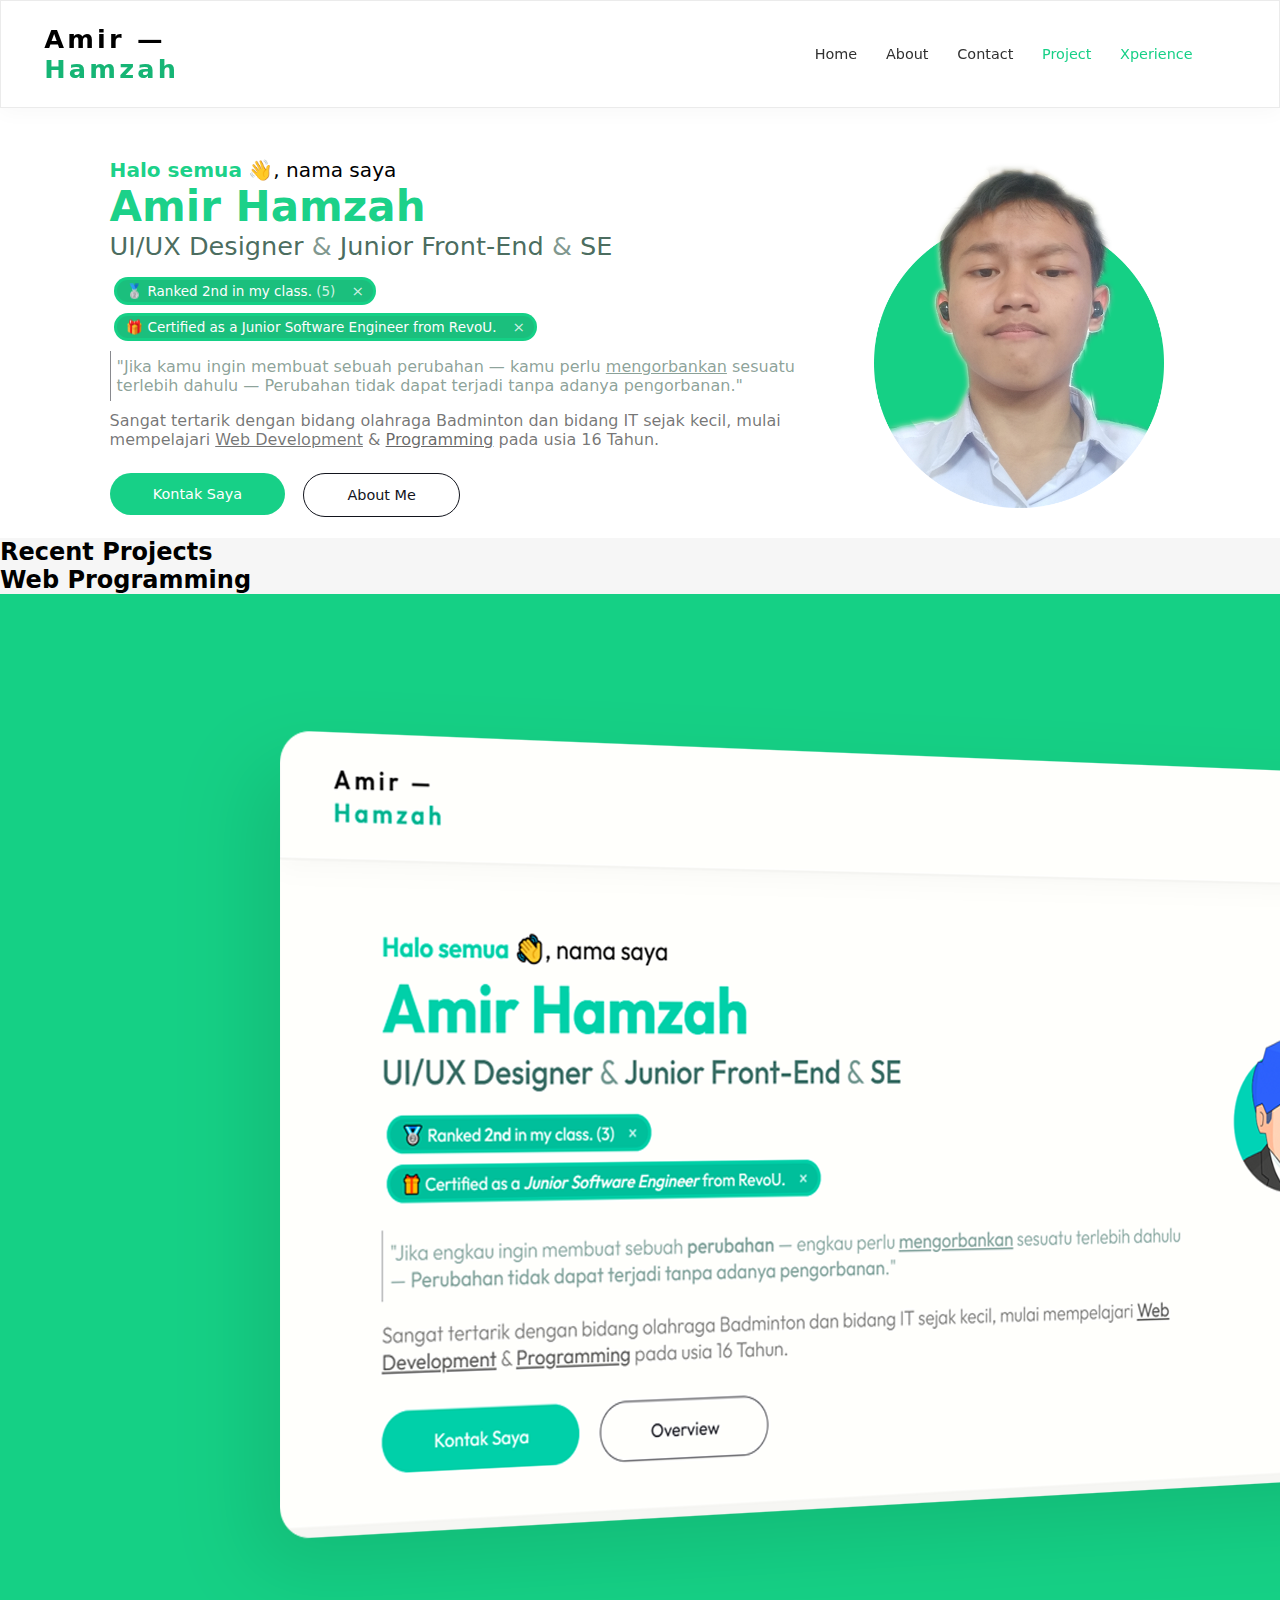
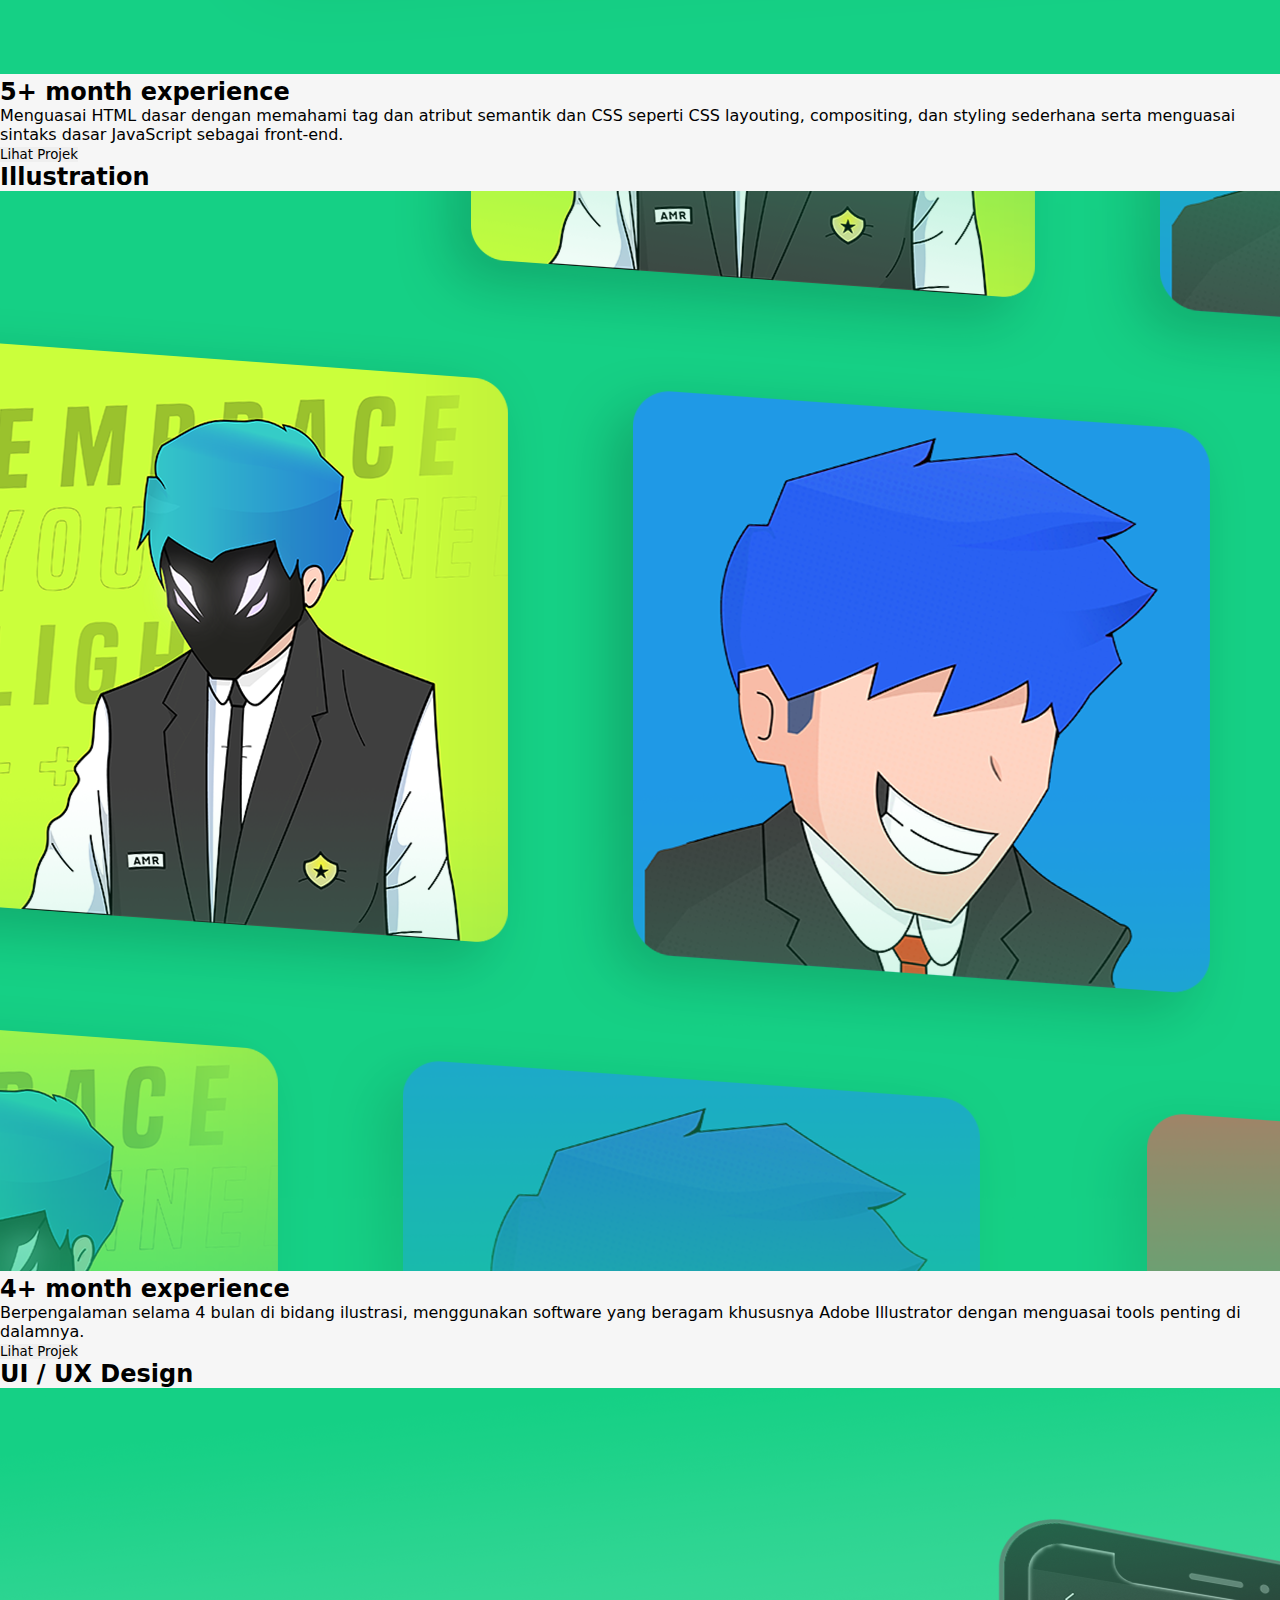
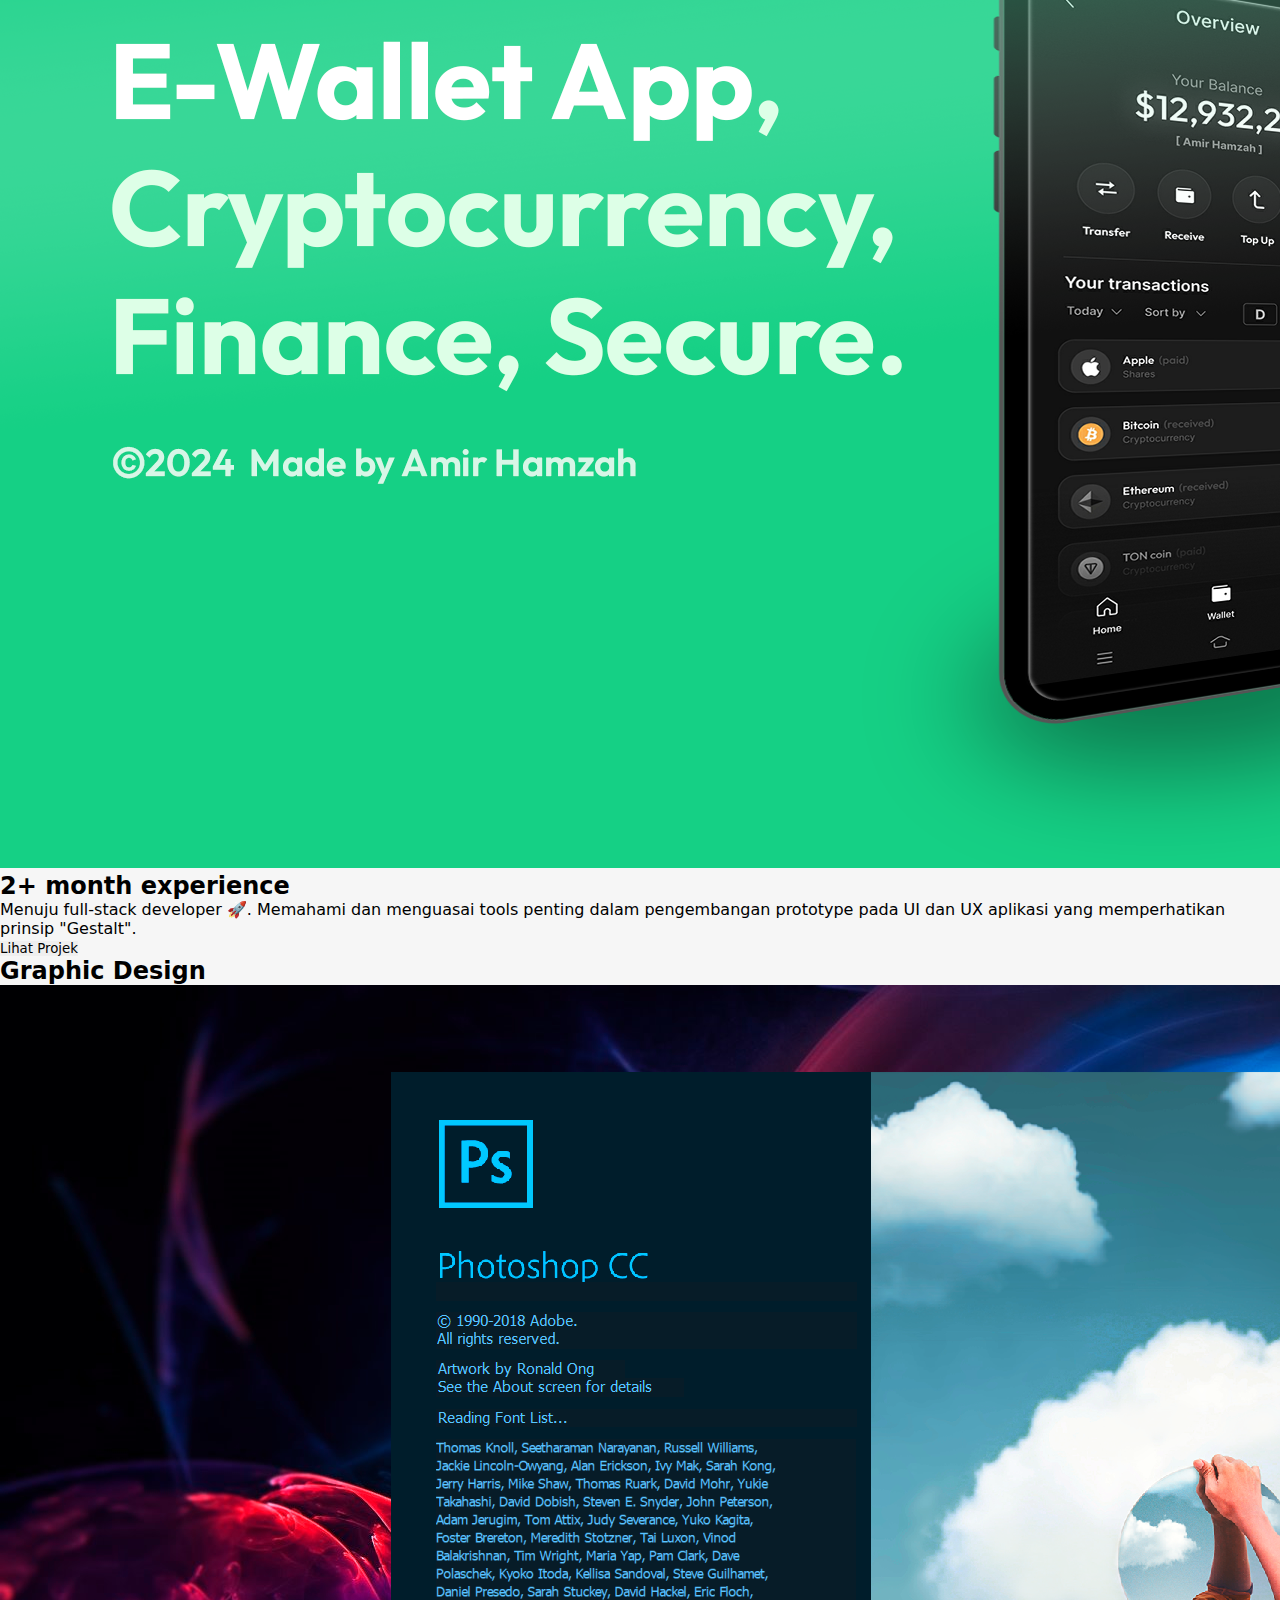
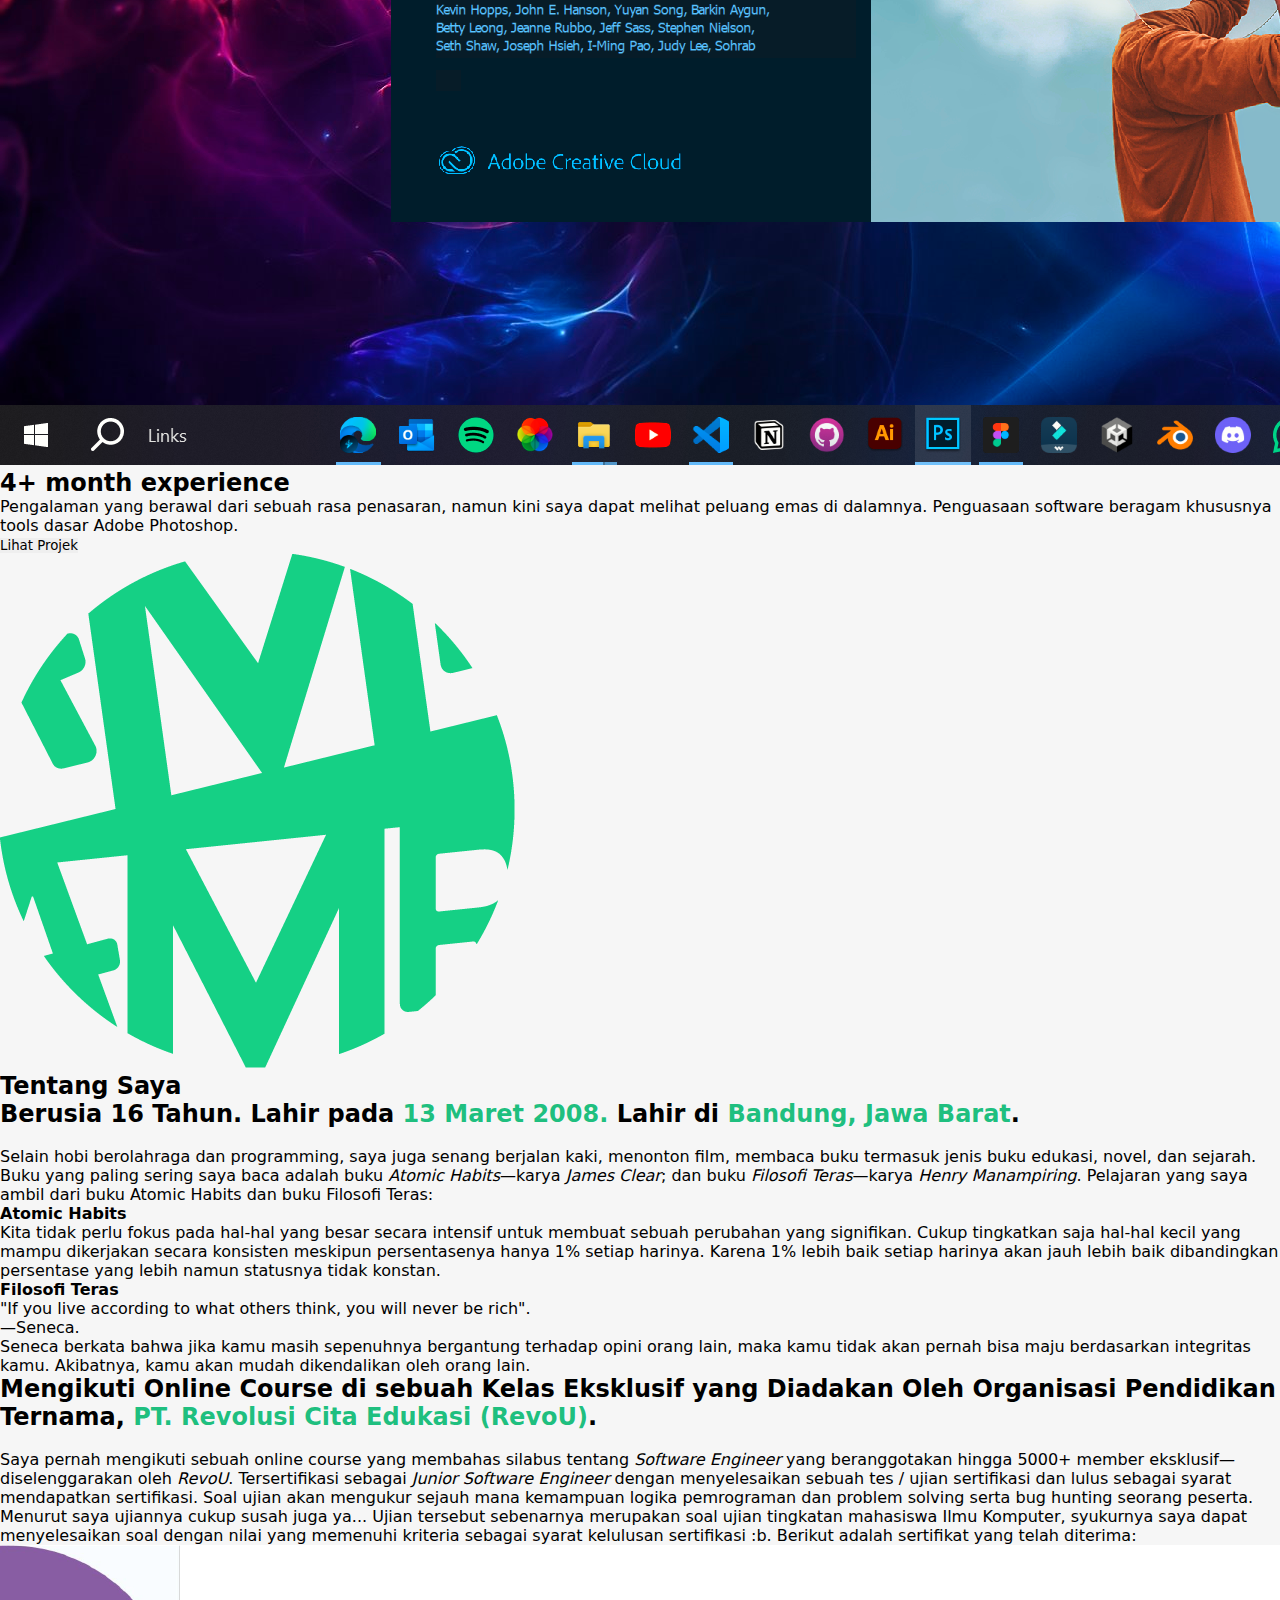
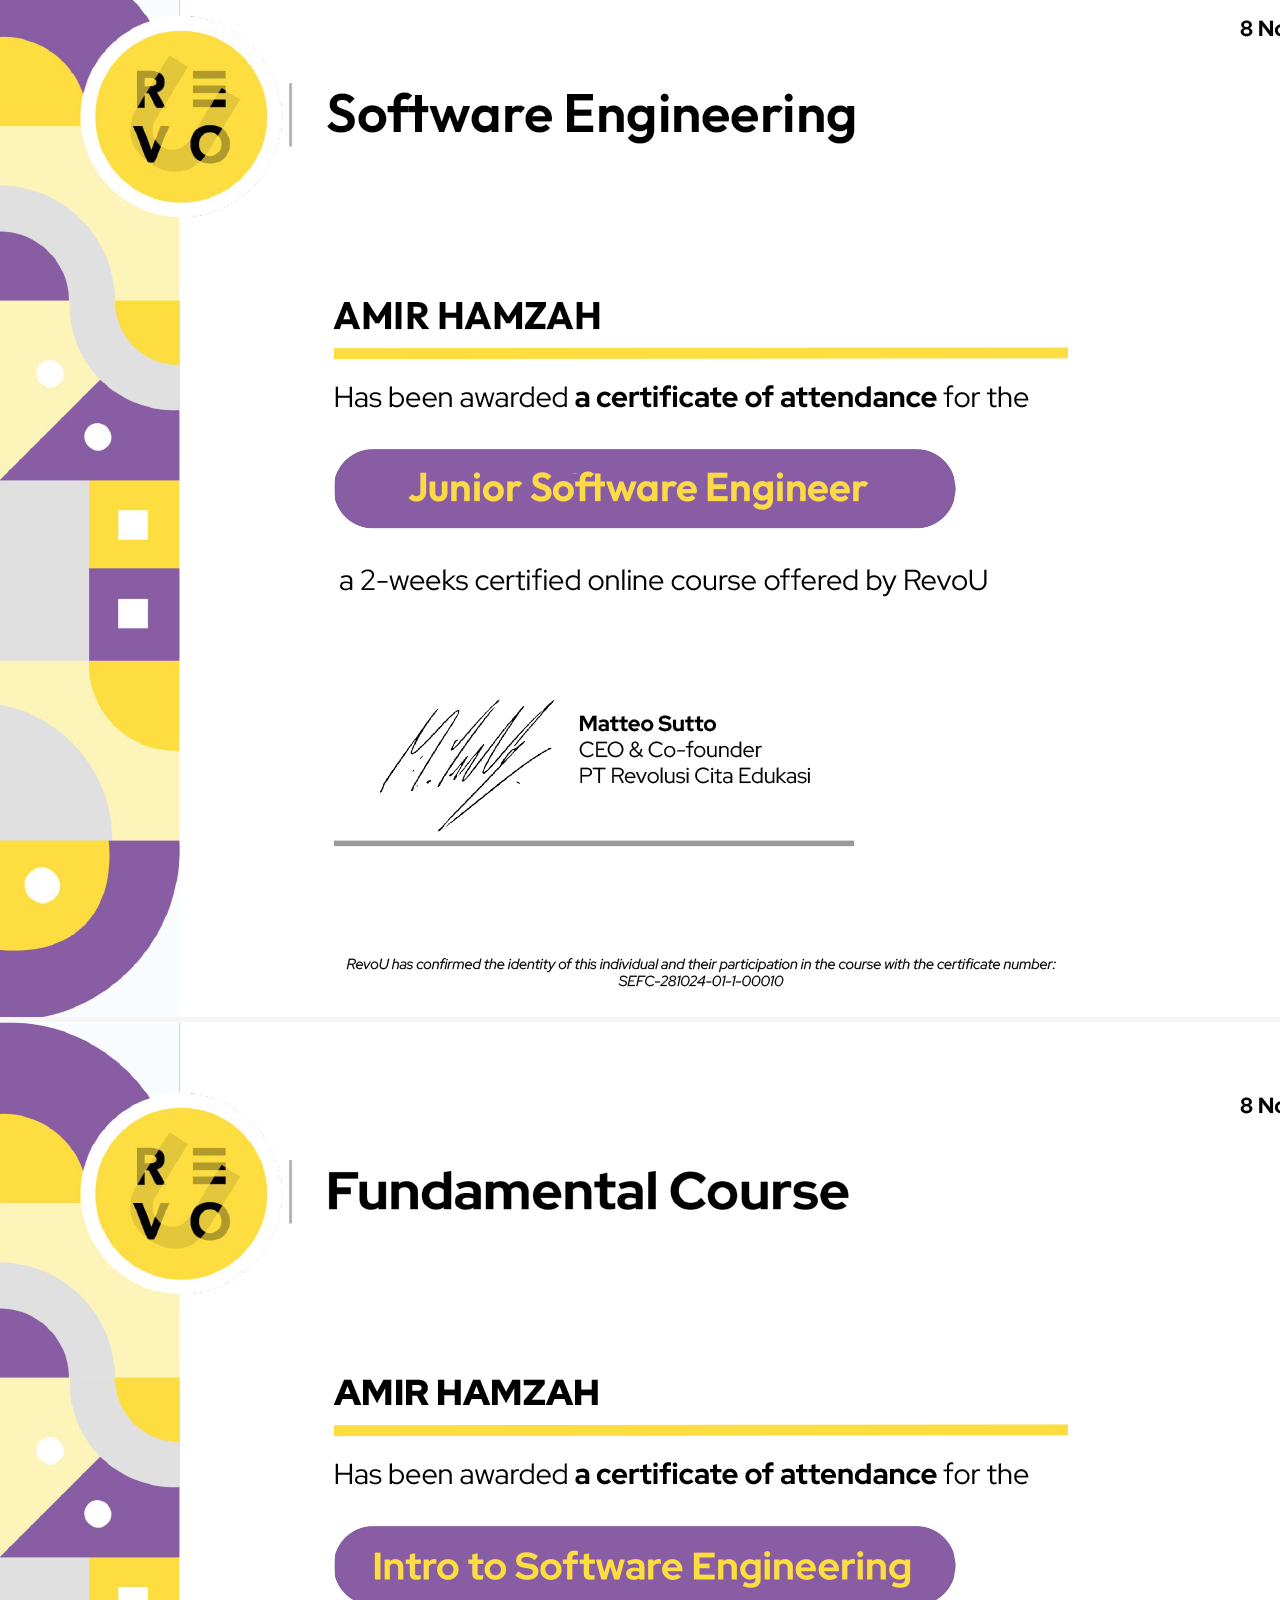
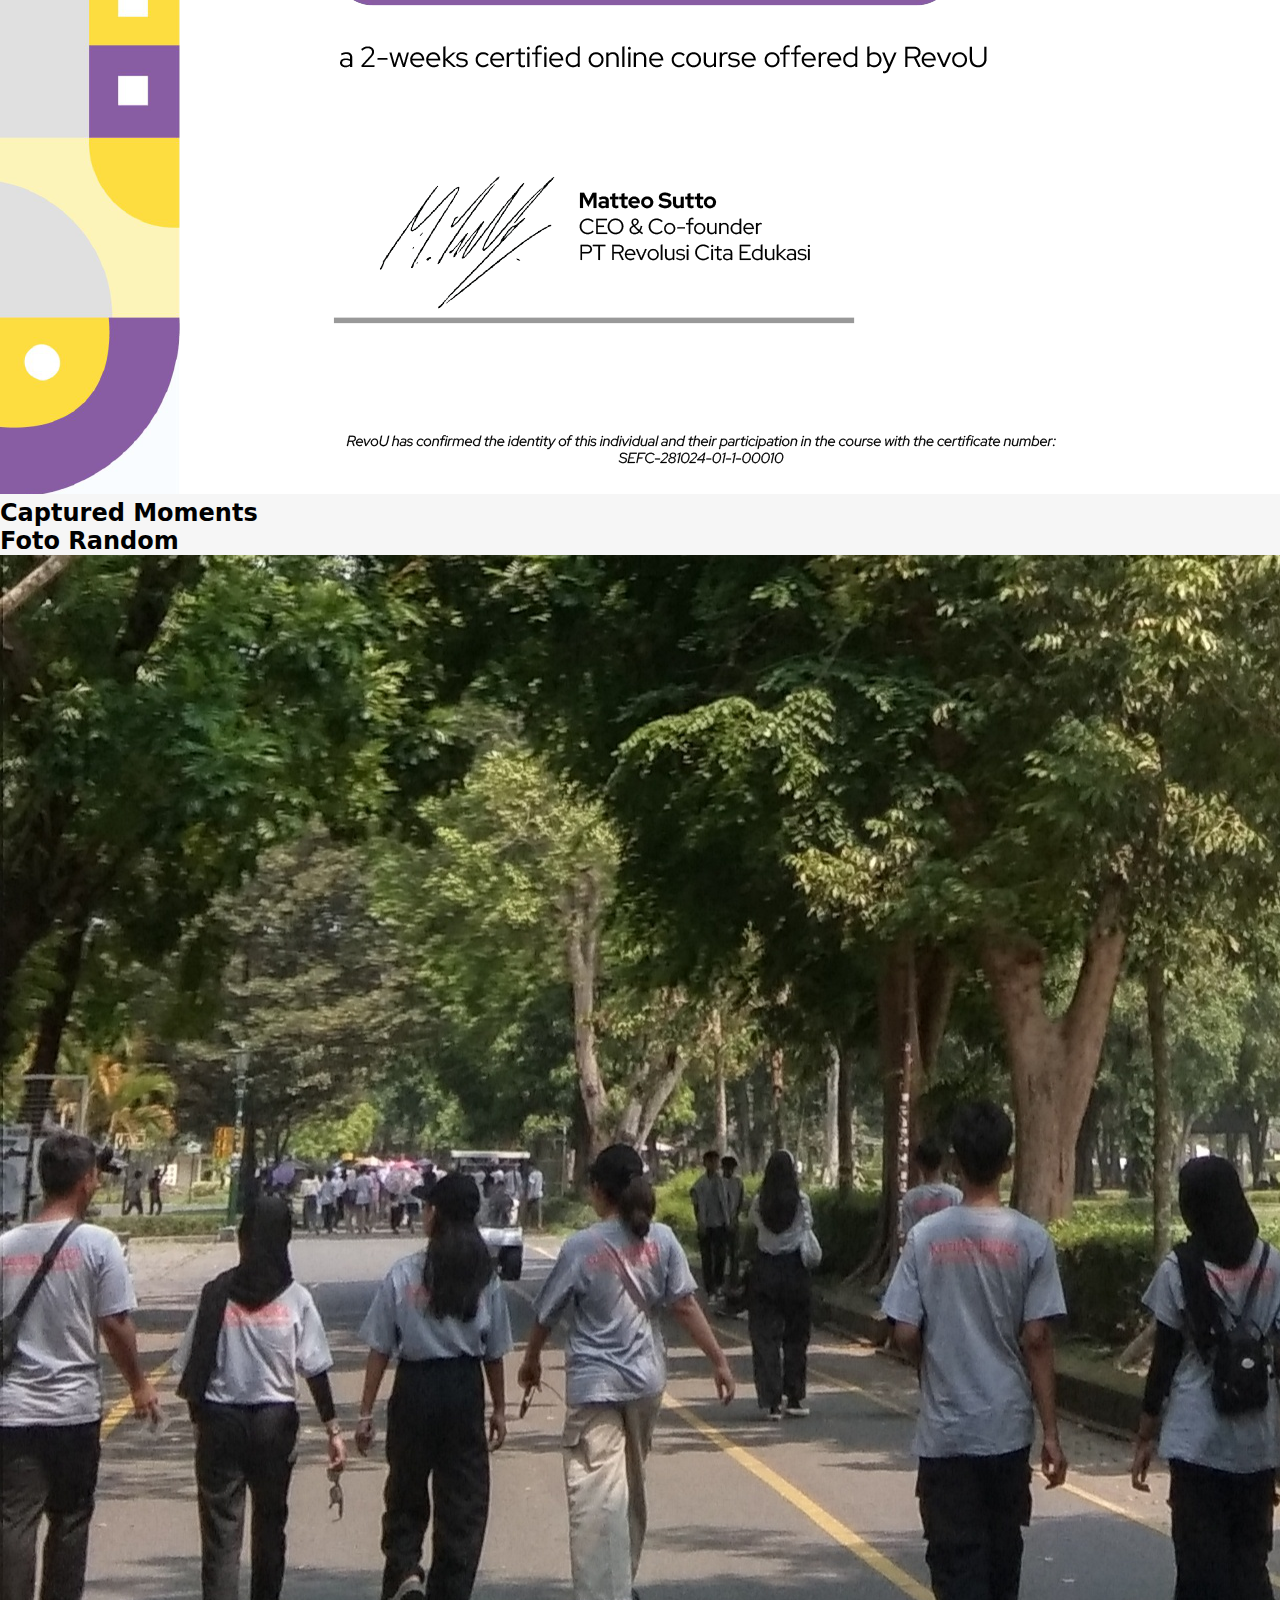
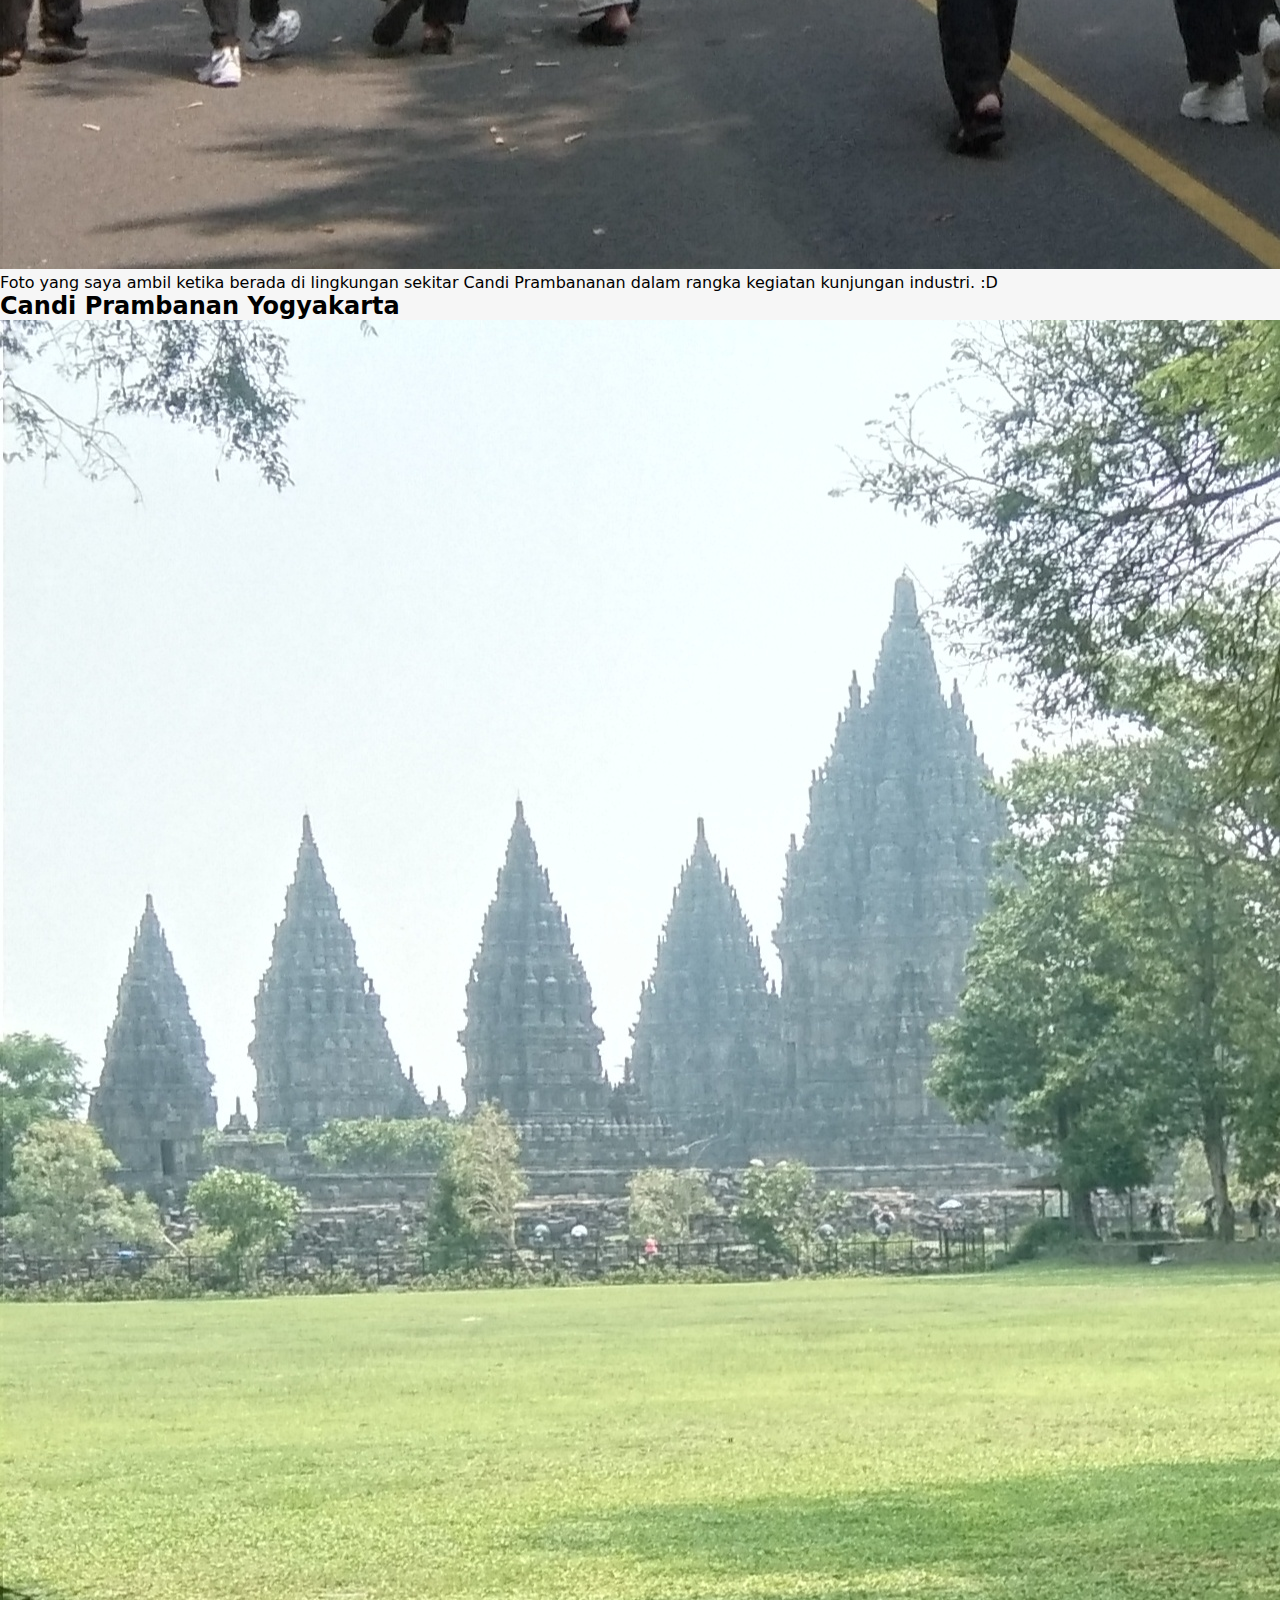
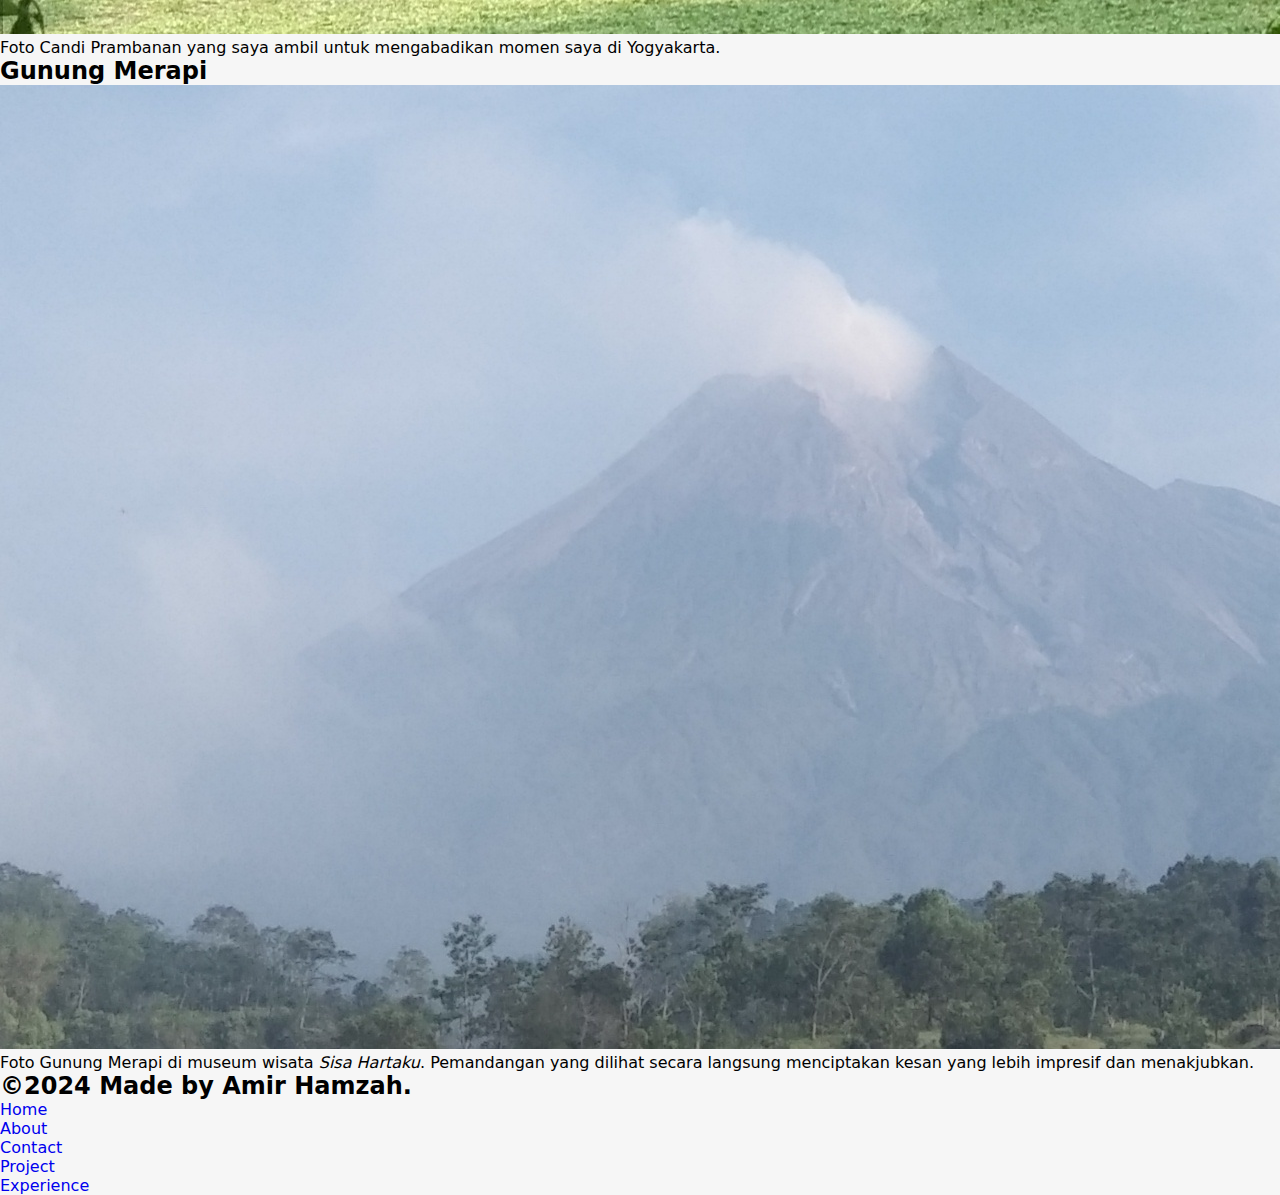
<file: index.html>
<!DOCTYPE html>
<html lang="en">
<head>
    <meta charset="UTF-8">
    <meta name="viewport" content="width=device-width, initial-scale=1.0">
    <title>Amir Hamzah</title>
    <link rel="stylesheet" href="CSS\style.css"/>
    <link rel="preconnect" href="https://fonts.googleapis.com">
<link rel="preconnect" href="https://fonts.gstatic.com" crossorigin>
<link rel="icon" type="image/png" href="assets\logo\Layer 2AMR logo.png"/>

<link href="https://fonts.googleapis.com/css2?family=Libre+Baskerville:ital,wght@0,400;0,700;1,400&family=Outfit:wght@100..900&display=swap" rel="stylesheet">
</head>
<body>

   <div class="navbar-container">

        <nav class="navbar">
            <ul>
                <div class="logo-kiri">
                <!-- <img class="my-svg" width="32px" height="32px" src="assets\Asset 1Favicon.png" /> -->
                <a class="logo-nav-kiri" href="#home"><h1 color="#fff">Amir &mdash; <span class="span-logo">Hamzah</span></h1></a>
                <div class="elemen-center">
                  <div class="icon-container">
                    <!-- <svg class="search-icon" xmlns="http://www.w3.org/2000/svg" width="20px" height="20px" viewBox="0 0 24 24" fill="none" stroke="currentColor" stroke-width="2" stroke-linecap="round" stroke-linejoin="round" class="feather feather-search"><circle cx="11" cy="11" r="8"></circle><line x1="21" y1="21" x2="16.65" y2="16.65"></line></svg>
                    <svg class="user-icon" xmlns="http://www.w3.org/2000/svg" width="22px" height="22px" viewBox="0 0 24 24" fill="none" stroke="currentColor" stroke-width="2" stroke-linecap="round" stroke-linejoin="round" class="feather feather-user"><path d="M20 21v-2a4 4 0 0 0-4-4H8a4 4 0 0 0-4 4v2"></path><circle cx="12" cy="7" r="4"></circle></svg> -->
                  </div>
                  <!-- <input class="search" type="search" placeholder="Search here..."/> -->
                </div>
              </div>
              <li><a class="menu" href="#home">Home</a></li>
              <li><a class="menu" href="#about">About</a></li>
              <li><a class="menu" href="#contact">Contact</a></li>
              <li><a class="menu" href="#project"><span style="color: var(--primary-color);">Project</span></a></li>
              <li><a class="menu" href="#experience"><span style="color: var(--primary-color);">Xperience</span></a></li>

              <div class="logo-kanan-wrapper">
  
                  <div class="logo-kanan">
                      <svg class="hamburger-menu" xmlns="http://www.w3.org/2000/svg" width="24" height="24" viewBox="0 0 24 24" fill="none" stroke="currentColor" stroke-width="2" stroke-linecap="round" stroke-linejoin="round" class="feather feather-menu"><line x1="3" y1="12" x2="21" y2="12"></line><line x1="3" y1="6" x2="21" y2="6"></line><line x1="3" y1="18" x2="21" y2="18"></line></svg>
                    </div>
             </div>

            </div>

              
                    
            </div>
            </ul>
            </nav>
        </div>


<main>
<section class="hero-section" id="home">

    <div class="hero-wrapper">
        <div class="hero-container">
        <div class="heading-container">

            <div class="hero-welcome-container">
                <p class="hero-welcome"><span style="color: var(--primary-color); font-weight: 600;">Halo semua</span> 👋, nama saya</p>
            </div>

            <div class="hero-name-container">
                <h2 class="hero-name">Amir Hamzah</h2>
            </div>

            <div class="hero-detail-container">
                <h2 class="hero-detail">UI/UX Designer <span style="opacity: 70%;">&</span> Junior Front-End <span style="opacity: 70%;">&</span> SE</h2>
            </div>
            
            
            <div class="hero-achievement-container">
                <!-- <div class="recently">
                    <p class="recently-obt">Recently obtained :</p>
                </div> -->
                     <button class="hero-ach1"><p>🥈 Ranked <span class="gelar">2nd</span> in my class. <span style="color: rgb(255, 255, 255, 80%);">(5)</span></p>
                     <button class="hero-ach2"><p>🎁 Certified as a <span class="gelar">Junior Software Engineer</span> from RevoU.</p>
            </div>
            
            <div class="hero-quote-container">
                <p class="hero-quote">"Jika kamu ingin membuat sebuah <span style="font-weight: 500;">perubahan</span> — kamu perlu <span style="text-decoration: underline;">mengorbankan</span> sesuatu terlebih dahulu — <span>Perubahan tidak dapat terjadi tanpa adanya pengorbanan</span>."</p>
            </div>
            

            <div class="hero-desc-container">
                <p class="hero-desc">Sangat tertarik dengan bidang olahraga Badminton dan bidang IT sejak kecil, mulai mempelajari <span style="color: rgba(0, 0, 0, 55%); text-decoration: underline;">Web Development</span> & <span style="color: rgba(0, 0, 0, 60%); text-decoration: underline;">Programming</span> pada usia 16 Tahun.</p>
            </div>


            <div class="hero-button-container">
                <a href="#contact">
                <button class="hero-contact">Kontak Saya</button>
                </a>

                <a href="#about">
                <button class="hero-overview">About Me</button>
                </a>
            </div>
            
        </div>
        
        <div class="img-wrapper">
            <div class="img-container">
                <img width="290px" src="assets\bubble\Bubble Profile.png" alt="Profile">
            </div>

        </div>

        
        
    </div>
</div>
</body>
</html>

</section>
</main>

<section class="skills" id="project">
    <div class="about-section-wrapper">
        <div class="about-section-container">

            <div class="about-content-container">

                <div class="about-heading">
                    <h2 class="skill-saya">Recent Projects</h2>
                </div>

                <div class="card-about-wrapper">
                    <div class="card-about-container">
                        
                        <div class="card1-about">
                            <div class="about-heading-content-container">
                        <div class="heading-about-container">
                            <h2>Web Programming</h2>
                        </div>
                        <div class="img-heading-container">
                            <img src="assets\img\Pict-1.png">
                        </div>
                        <div class="about-description-container">
                            <h2 class="experience">5+ month experience</h2>
                            <p class="about-desc">Menguasai HTML dasar dengan memahami tag dan atribut semantik dan CSS seperti CSS layouting, compositing, dan styling sederhana serta menguasai sintaks dasar JavaScript sebagai front-end.</p>
                        </div>
                        
                        <div class="button-about-container">
                            <a href="https://revou-fundamental-course.github.io/28-oct-24-AmirHamzah133/" target="_blank" style="color: #fff;">
                            <button class="lihat">Lihat Projek</button></a>
                        </div>

                        </div>
                    </div>

                    <div class="card2-about">
                        <div class="about-heading-content-container">
                            <div class="heading-about-container">
                                <h2>Illustration</h2>
                            </div>
                            <div class="img-heading-container">
                                <img src="assets\img\Illustration pict-2.png">
                            </div>
                            <div class="about-description-container">
                                <h2 class="experience">4+ month experience</h2>
                                <p class="about-desc">Berpengalaman selama 4 bulan di bidang ilustrasi, menggunakan software yang beragam khususnya Adobe Illustrator dengan menguasai tools penting di dalamnya.</p>
                        </div>

                        <div class="button-about-container">
                            <button class="lihat">Lihat Projek</button>
                        </div>

                        </div>
                    </div>
                    <div class="card3-about">
                    <div class="about-heading-content-container">
                        <div class="heading-about-container">
                            <h2>UI / UX Design</h2>
                        </div>
                        <div class="img-heading-container">
                            <img src="assets\img\E-wallet UI UX.png" alt="E-wallet App">
                        </div>
                        <div class="about-description-container">
                            <h2 class="experience">2+ month experience</h2>
                            <p class="about-desc">Menuju full-stack developer 🚀. Memahami dan menguasai tools penting dalam pengembangan prototype pada UI dan UX aplikasi yang memperhatikan prinsip "Gestalt".</p>
                        </div>

                        <div class="button-about-container">
                            <button class="lihat">Lihat Projek</button>
                        </div>

                    </div>
                    </div>
                    
                    
                    <div class="card4-about">
                        <div class="about-heading-content-container">
                            <div class="heading-about-container">
                                <h2>Graphic Design</h2>
                            </div>
                            <div class="img-heading-container">
                                <img src="assets\img\Screenshot (306).png">
                            </div>
                            <div class="about-description-container">
                                <h2 class="experience">4+ month experience</h2>
                                <p class="about-desc">Pengalaman yang berawal dari sebuah rasa penasaran, namun kini saya dapat melihat peluang emas di dalamnya. Penguasaan software beragam khususnya tools dasar Adobe Photoshop.</p>
                        </div>

                        <div class="button-about-container">
                            <button class="lihat">Lihat Projek</button>
                        </div>
                    </div>
                    
                </div>
            </div>

        </div>
    </div>
    
</div>

</div>
    </div>
</section>



<section class="profile" id="about">
    
    <div class="profile-wrapper">
        <div class="profile-container">
            
        <div class="profile-heading-container">
            <div class="img-logo-amr-container">
                <img src="assets\logo\Layer 2AMR logo.png" alt="Logo saya">
            </div>
                <h2 class="profile-heading">Tentang Saya</h2>
            </div>
            
            <div class="profile-desc-container">
                <div class="heading-aboutme-container">
                    <div class="article-container">
                        
                    <article>
                        <div class="heading-profile-main">

                            <h2 class="heading-aboutme">Berusia 16 Tahun. Lahir pada <span style="color: var(--primary-color-darken);">13 Maret 2008. </span>Lahir di <span style="color: var(--primary-color-darken);">Bandung, Jawa Barat</span>.</h1><br>
                                
                        </div>
                                    
                    <div class="profile-desc-arc-container">
                        <p class="article-desc">Selain hobi berolahraga dan programming, saya juga senang berjalan kaki, menonton film, membaca buku termasuk jenis buku edukasi, novel, dan sejarah. Buku yang paling sering saya baca adalah buku <i>Atomic Habits</i>&mdash;karya <i>James Clear</i>;  dan buku <i>Filosofi Teras</i>&mdash;karya <i>Henry Manampiring</i>. Pelajaran yang saya ambil dari buku Atomic Habits dan buku Filosofi Teras:</p>
                    </div>
                        
                        <div class="quotes-atomic-habits-wrapper">
                        <div class="quotes-atomic-habits-container">
                            <p class="quotes-atomic-habits">
                                <p class="title-quote"><b>Atomic Habits</b></p>
                                <p>
                                Kita tidak perlu fokus pada hal-hal yang besar secara intensif untuk membuat sebuah perubahan yang signifikan. Cukup tingkatkan saja hal-hal kecil yang mampu dikerjakan secara konsisten meskipun persentasenya hanya 1% setiap harinya. Karena 1% lebih baik setiap harinya akan jauh lebih baik dibandingkan persentase yang lebih namun statusnya tidak konstan.
                            </p>
                        </div>
                        
                    <div class="quotes-atomic-habits-wrapper">
                        <div class="quotes-atomic-habits-container">
                            <p class="quotes-atomic-habits">
                                <p class="title-quote"><b>Filosofi Teras</b></p>
                                <p>
                                "If you live according to what others think, you will never be rich". <br>&mdash;Seneca.<br>
                                <p>Seneca berkata bahwa jika kamu masih sepenuhnya bergantung terhadap opini orang lain, maka kamu tidak akan pernah bisa maju berdasarkan integritas kamu. Akibatnya, kamu akan mudah dikendalikan oleh orang lain.</p>
                            </p>
                        </div>

                            
                    </div>


                    <div class="heading-profile-main2">

                            <h2 class="heading-aboutme">Mengikuti Online Course di sebuah Kelas Eksklusif yang Diadakan Oleh Organisasi Pendidikan Ternama, <span style="color: var(--primary-color-darken); font-weight: bold;">PT. Revolusi Cita Edukasi (RevoU)</span>.</h1><br>
                            <h2 class="gelar"></h2>
                                
                        </div>

                    <div class="profile-desc-arc-container">
                        <p class="article-desc">Saya pernah mengikuti sebuah online course yang membahas silabus tentang <i>Software Engineer</i> yang beranggotakan hingga 5000+ member eksklusif&mdash;diselenggarakan oleh <i>RevoU</i>. Tersertifikasi sebagai <i>Junior Software Engineer</i> dengan menyelesaikan sebuah tes / ujian sertifikasi dan lulus sebagai syarat mendapatkan sertifikasi. Soal ujian akan mengukur sejauh mana kemampuan logika pemrograman dan problem solving serta bug hunting seorang peserta. Menurut saya ujiannya cukup susah juga ya... Ujian tersebut sebenarnya merupakan soal ujian tingkatan mahasiswa Ilmu Komputer, syukurnya saya dapat menyelesaikan soal dengan nilai yang memenuhi kriteria sebagai syarat kelulusan sertifikasi :b. Berikut adalah sertifikat yang telah diterima:</p>
                    </div>


                    <div class="img-cert-wrapper">

                        <div class="img-cert-container">
                            
                            <img src="assets\img\Certificate.png" alt="Certificate">

                            <img src="assets\img\Certificate real.png" alt="Certificate-FC">
                            
                        </div>
                        
                    </div>

                            </div>
                        </div>

                    </div>



                </div>
            </article>
                        </div>
                        </div>
                    </div>

        </div>
    </div>
    
</section>


<section class="moment">
    <div class="gallery-content-wrapper">
    <div class="gallery-content-container">
        <div class="gallery-heading-container">
            <h2 class="gallery-heading">Captured Moments</h1>
        </div>
                        <div class="img-center">
                            <div class="img-capture-content-wrapper">
                                <div class="img-capture-content-container">

                                    <div class="img-capture-heading-container">

                                    <h2>Foto Random</h2>

                                    </div>

                                    <div class="img-capture-container">
                                    <img src="assets\img\candi perambanan.JPG" alt="bulan lalu">
                                    </div>

                                    <div class="img-capture-desc-container">
                                        <p class="img-capture-desc">Foto yang saya ambil ketika berada di lingkungan sekitar Candi Prambananan dalam rangka kegiatan kunjungan industri. :D</p>
                                    </div>
                            </div>

                                <div class="img-capture-content-container">

                                    <div class="img-capture-heading-container">

                                    <h2>Candi Prambanan Yogyakarta</h2>

                                    </div>

                                    <div class="img-capture-container">
                                    <img src="assets\img\candi.JPG">
                                    </div>

                                    <div class="img-capture-desc-container">
                                        <p class="img-capture-desc">Foto Candi Prambanan yang saya ambil untuk mengabadikan momen saya di Yogyakarta.</p>
                                    </div>
                                </div>


                                <div class="img-capture-content-container">
    
                                    <div class="img-capture-heading-container">
    
                                    <h2>Gunung Merapi</h2>
    
                                    </div>
    
                                    <div class="img-capture-container">
                                    <img src="assets\img\Gunung merapi.JPG">
                                    </div>
    
                                    <div class="img-capture-desc-container">
                                        <p class="img-capture-desc">Foto Gunung Merapi di museum wisata <i>Sisa Hartaku</i>. Pemandangan yang dilihat secara langsung menciptakan kesan yang lebih impresif dan menakjubkan.</p>
                                    </div>
                                </div>
                            
                            <!-- <div class="img-capture-content-container">

                                <div class="img-capture-heading-container">

                                <h2>Me</h2>

                                </div>

                                <div class="img-capture-container">
                                <img src="assets\img\Me.JPG">
                                </div>

                                <div class="img-capture-desc-container">
                                    <p class="img-capture-desc">Lorem ipsum dolor sit amet consectetur adipisicing elit. Ab quam facilis eligendi architecto dignissimos aut obcaecati fugit.</p>
                                </div>
                            </div> -->
                            
        </div>
        
        
        
</div>

</section>



<!-- BAGIAN AKHIR!!! -->
<footer class="footer-bottom">
    <div class="footer-wrapper">

        <div class="footer-container">
            <h2 class="footer-head">&copy;2024 Made by Amir Hamzah.</h2>                    
    <ul>
        <li><a href="#home">Home</a></li>
        <li><a href="#about">About</a></li>
        <li><a href="#contact">Contact</a></li>
        <li><a href="#project">Project</a></li>
        <li><a href="#experience">Experience</a></li>
    </ul>
        </div>

    </div>
</footer>
</file>
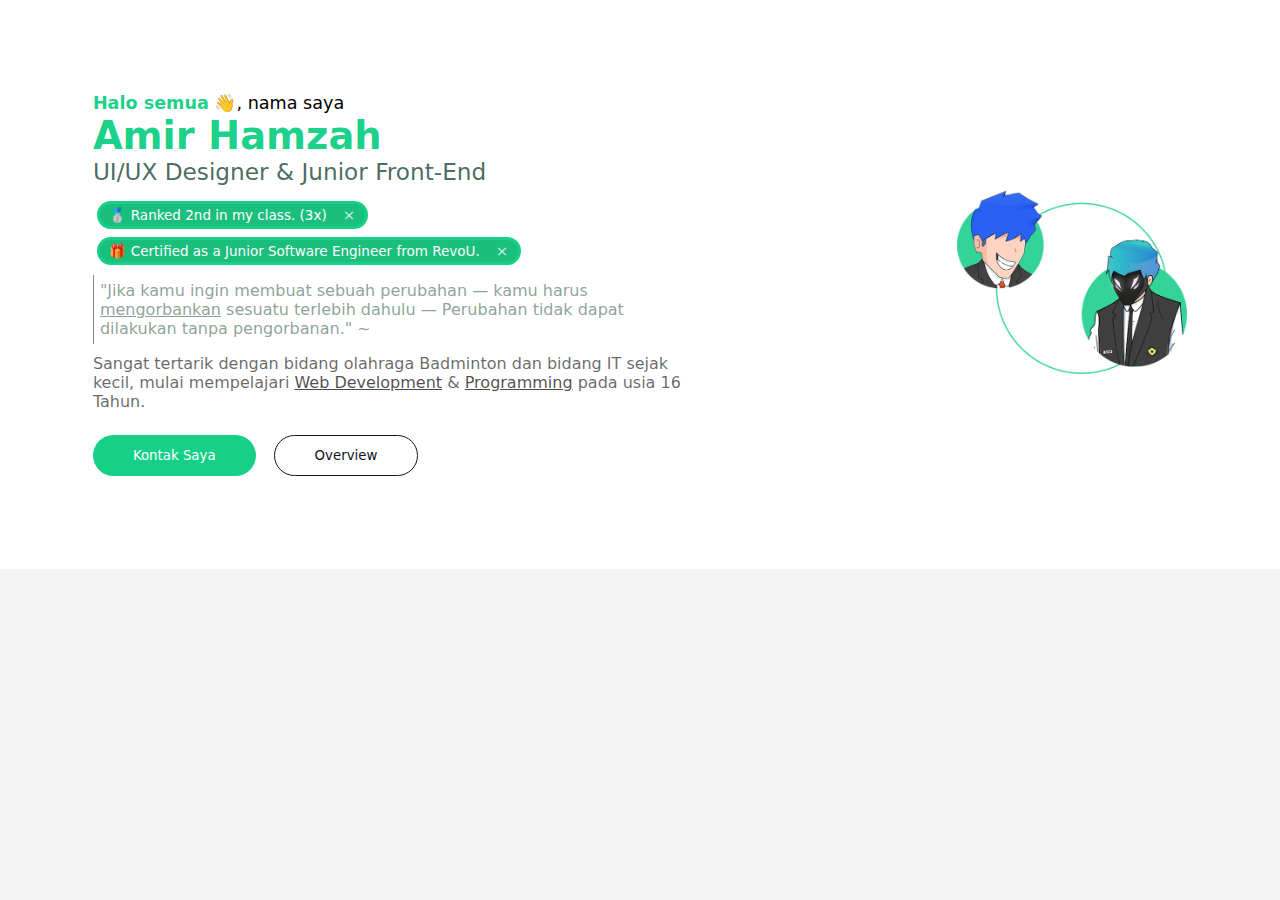
<file: Portfolio baru/index.html>
<!DOCTYPE html>
<html lang="en">
<head>
    <meta charset="UTF-8">
    <meta name="viewport" content="width=device-width, initial-scale=1.0">
    <title>Document</title>
    <link rel="stylesheet" href="style.css"/>
</head>
<body>
    <div class="hero-wrapper">
        <div class="hero-container">
        <div class="heading-container">

            <div class="hero-welcome-container">
                <p class="hero-welcome"><span style="color: var(--primary-color); font-weight: 600;">Halo semua</span> 👋, nama saya</p>
            </div>

            <div class="hero-name-container">
                <h2 class="hero-name">Amir Hamzah</h2>
            </div>

            <div class="hero-detail-container">
                <h2 class="hero-detail">UI/UX Designer & Junior Front-End</h2>
            </div>
            
            
            <div class="hero-achievement-container">
                <!-- <div class="recently">
                    <p class="recently-obt">Recently obtained :</p>
                </div> -->
                     <button class="hero-ach1"><p>🥈 Ranked <span class="gelar">2nd</span> in my class. (3x)</p>
                     <button class="hero-ach2"><p>🎁 Certified as a <span class="gelar">Junior Software Engineer</span> from RevoU.</p>
            </div>
            
            <div class="hero-quote-container">
                <p class="hero-quote">"Jika kamu ingin membuat sebuah <span style="font-weight: 500;">perubahan</span> — kamu harus <span style="text-decoration: underline;">mengorbankan</span> sesuatu terlebih dahulu — <span>Perubahan tidak dapat dilakukan tanpa pengorbanan</span>." ~</p>
            </div>
            

            <div class="hero-desc-container">
                <p class="hero-desc">Sangat tertarik dengan bidang olahraga Badminton dan bidang IT sejak kecil, mulai mempelajari <span style="color: rgba(0, 0, 0, 70%); text-decoration: underline;">Web Development</span> & <span style="color: rgba(0, 0, 0, 70%); text-decoration: underline;">Programming</span> pada usia 16 Tahun.</p>
            </div>


            <div class="hero-button-container">
                <button class="hero-contact">Kontak Saya</button>
                <button class="hero-overview">Overview</button>
            </div>
            
        </div>

        <div class="img-wrapper">
            <div class="img-container">
                <img width="230px" src="Web Bubble.png" alt="Profile">
            </div>

        </div>

        
        </div>
    </div>
</body>
</html>
</file>
<file: Portfolio baru/style.css>
body {
    background-color: #f4f4f4;
}


* {
    box-sizing: border-box;
    font-family: system-ui, -apple-system, BlinkMacSystemFont, 'Segoe UI', Roboto, Oxygen, Ubuntu, Cantarell, 'Open Sans', 'Helvetica Neue', sans-serif;
    margin: 0;
    padding: 0;
    border: none;
}

:root {
    /* UI Color */
    --primary-color: #15d086fd;
    --secondary-color: #14b474fd;
    --accent-color: #212434;

    /* Button color */
    --primary-color-light: #28e398fd;
    --primary-color-darken: #19be7cfd;
    --danger-color-light: #db2424fd;
    --danger-color-darken: #b31f1ffd;
}


@media (max-width: 654px) {
    .hero-container {
        display: flex;
        flex-direction: column;
    }

    .hero-container .img-wrapper {
        display: flex;
        justify-content: center;
    }
}

.hero-wrapper {
    width: 100%;
    background-color: #FFF;
    padding: 4.555rem;
}

.hero-container {
    width: 100%;
    display: flex;
    align-items: center;
}

.heading-container {
    width: 70%;
    margin: 20px;
}

.hero-welcome-container p {
    font-size: 1.1rem;
}

.hero-name-container h2 {
    color: rgba(21, 208, 134, 0.993);
    font-size: 2.4rem;
    margin: 0;
}

.hero-detail-container h2 {
    color: rgba(43, 83, 67, 85%);
    font-size: 1.450rem;
    font-weight: 500;
}

/* ACHIEVEMENT SAYA! */
.hero-achievement-container {
    margin-top: 16px;
    padding-left: 4px;
    /* border-left: 1px solid rgb(18, 20, 29, 50%); */
}

.hero-achievement-container button {
    text-align: left;
    display: flex;
    align-items: center;
}

.hero-achievement-container span {
    font-weight: 500;
}

.hero-achievement-container .hero-ach1, .hero-achievement-container .hero-ach2 {
    padding: 2px;
    font-size: 0.845em;
    padding-right: 0.6rem;
    padding-left: 0.6rem;
    border-radius: 20px;
}

.hero-achievement-container .hero-ach1::after, .hero-achievement-container .hero-ach2::after {
    margin-left: 16px;
    font-size: 1.1em;
    color: rgb(253, 253, 253, 80%);
    content: '×';
}

.hero-ach1 {
    background-color: var(--primary-color-darken);
    border: 3px solid var(--primary-color);
    color: #fdfdfd;
}

.hero-ach2 {
    margin-top: 8px;
    background-color: var(--primary-color-darken);
    border: 3px solid var(--primary-color);
    color: #fdfdfd;
    
}

.hero-ach1:hover {
    background-color: #1adb8dfd;
}

/* .hero-ach2:hover {
    background-color: ;
} */

.hero-quote-container {
    margin-top: 10px;
    color: rgba(43, 83, 67, 55%);
    border-left: 1px solid rgb(18, 20, 29, 50%);
    padding-left: 10px;
    padding: 6px;
    /* background-color: rgba(21, 208, 134, 4%); */
}

.hero-desc-container {
    margin-top: 10px;
    color: rgba(0, 0, 0, 60%);
}

.img-wrapper {
    display: flex;
    flex-wrap: wrap;
    width: 50%;
    justify-content: flex-end;
    margin: 20px;
}

/* BUTTON*/

.hero-button-container {
    margin-top: 24px;
}

/* Inisialisasi default */

.hero-button-container .hero-contact, .hero-button-container .hero-overview {
    padding: 0.9em 3em 0.9em 3em;
    border-radius: 26px;
    transition: 0.155s ease-in-out;
}

.hero-button-container {
    display: flex;
    column-gap: 18px;
}

/* STYLE HERO BUTTON BERBEDA */

.hero-button-container .hero-contact {
    color: #fff;
    background-color: #15d086fd;
}

.hero-button-container .hero-overview {
    color: #12141d;
    background-color: #12141d00;
    border: 1px solid #12141d;
}

/* HOVER STYLE HERO BUTTON BERBEDA */

.hero-button-container .hero-contact:hover, .hero-button-container .hero-overview:hover {
    cursor: pointer;
    padding-right: 4em;
    padding-left: 4em;
}

.hero-button-container .hero-contact:hover {
    background-color: var(--primary-color-light);
}

.hero-button-container .hero-overview:hover {
    color: #fdfdfd;
    background-color: var(--accent-color);
    border: 1px solid var(--accent-color);
}
</file>
